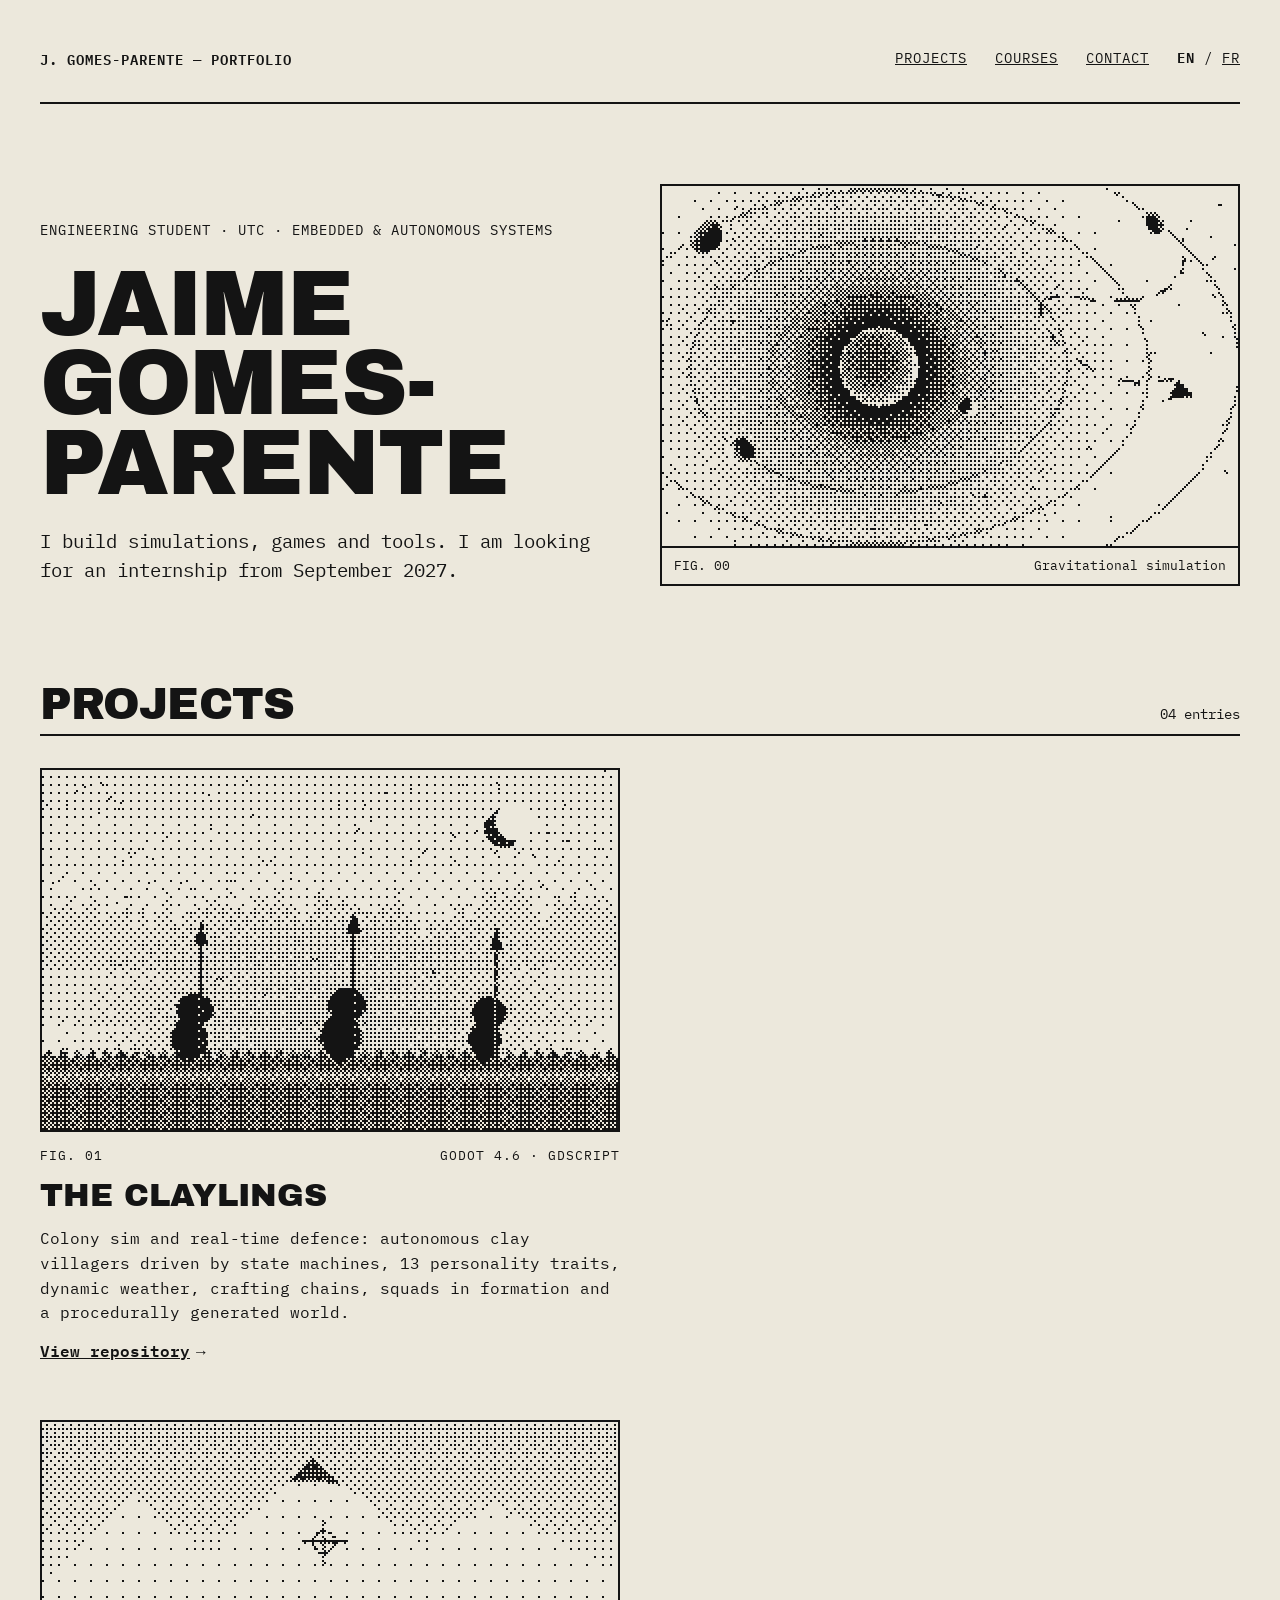
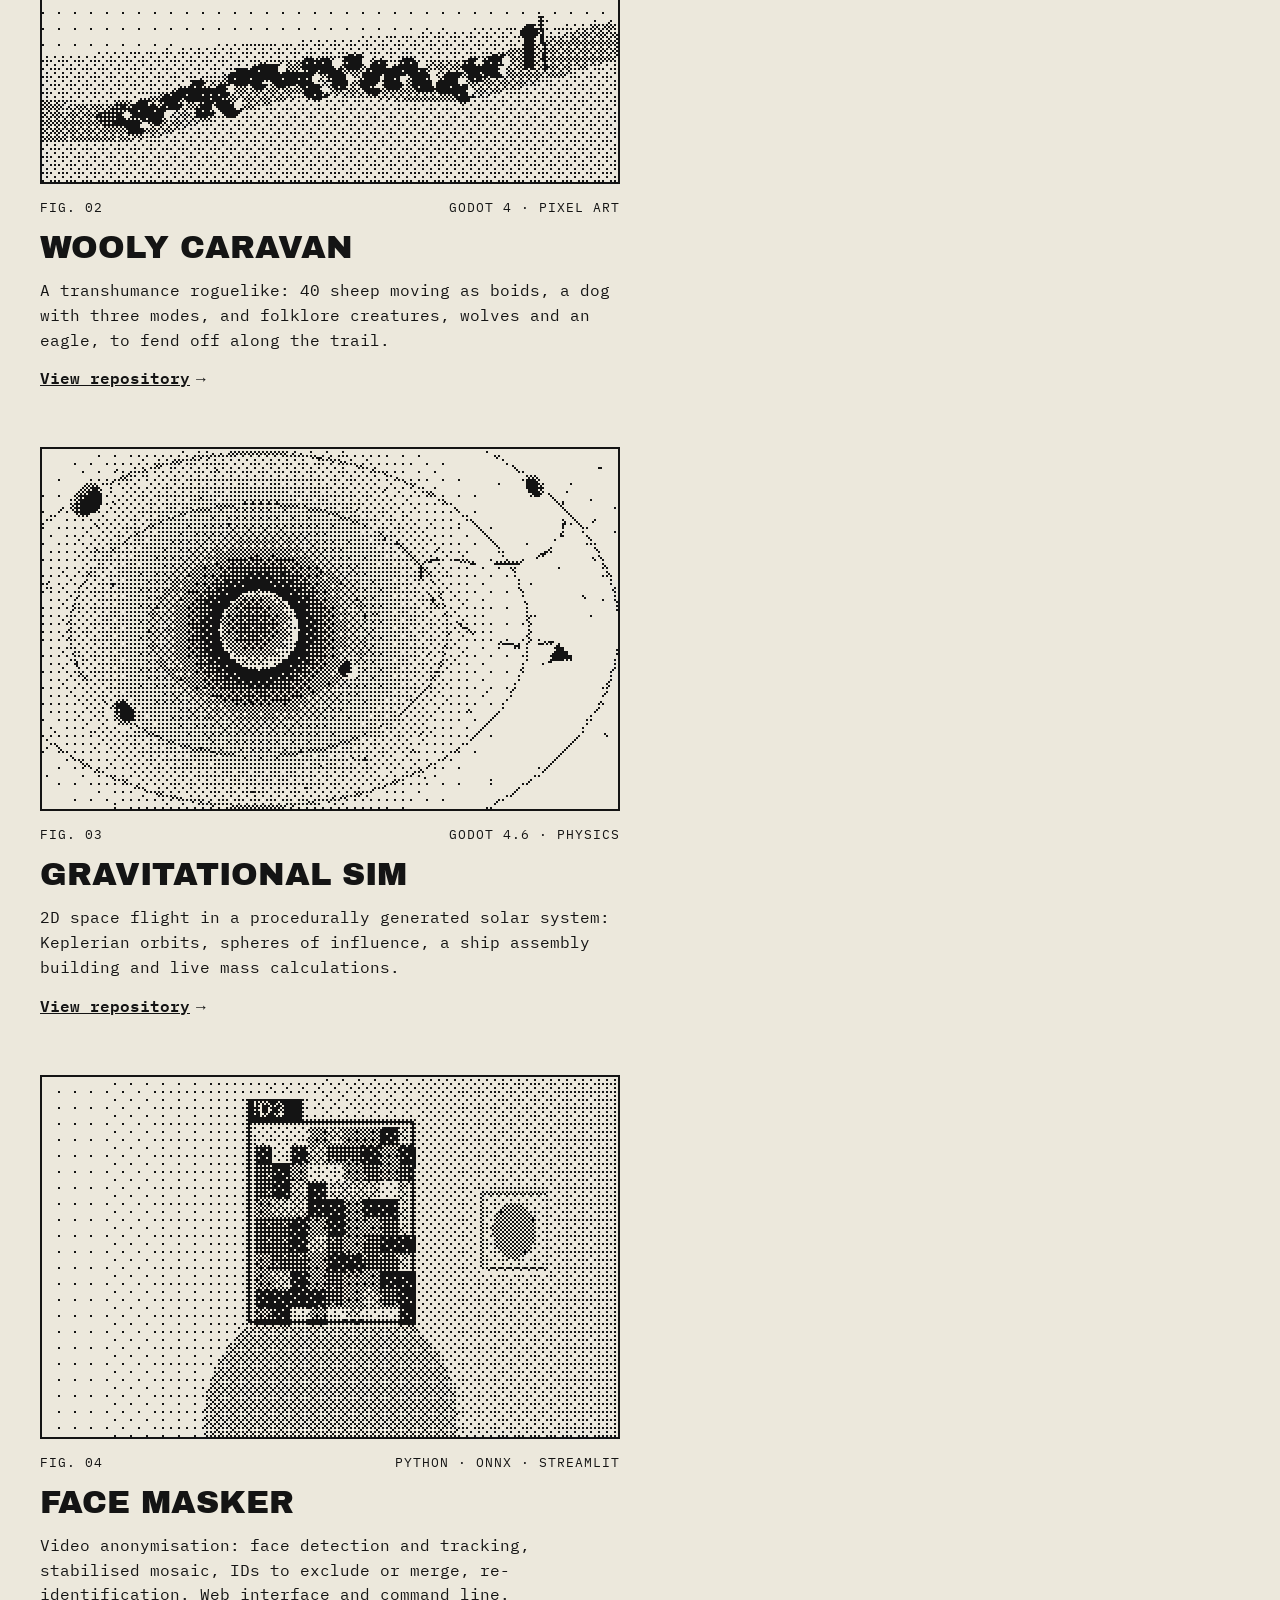
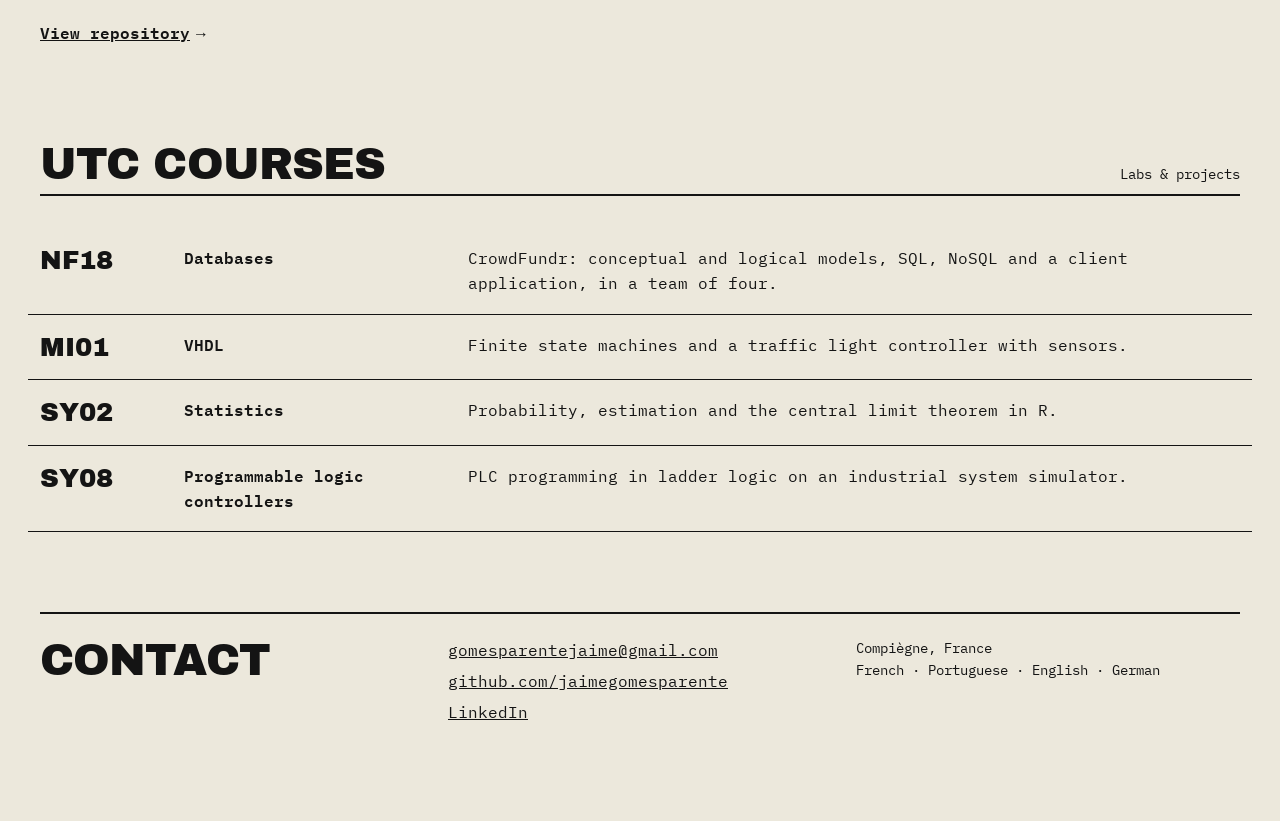
<file: index.html>
<!doctype html>
<html lang="en">
<head>
<meta charset="utf-8">
<meta name="viewport" content="width=device-width, initial-scale=1">
<title>Jaime Gomes-Parente — Portfolio</title>
<meta name="description" content="Computer science engineering student at UTC, specialising in embedded and autonomous systems. Simulations, games and tools.">
<meta property="og:title" content="Jaime Gomes-Parente — Portfolio">
<meta property="og:description" content="Simulations, games and tools. Engineering student at UTC, looking for an internship from September 2027.">
<meta property="og:type" content="website">
<meta property="og:url" content="https://jaimegomesparente.github.io/">
<meta property="og:locale" content="en_GB">
<link rel="canonical" href="https://jaimegomesparente.github.io/">
<link rel="alternate" hreflang="en" href="https://jaimegomesparente.github.io/">
<link rel="alternate" hreflang="fr" href="https://jaimegomesparente.github.io/fr/">
<link rel="alternate" hreflang="x-default" href="https://jaimegomesparente.github.io/">
<meta name="color-scheme" content="light dark">
<link rel="icon" href="favicon.svg" type="image/svg+xml">
<link rel="preload" href="fonts/archivo-black.woff2" as="font" type="font/woff2" crossorigin>
<link rel="stylesheet" href="style.css?v=e3fd4328">
</head>
<body>
<a class="skip" href="#projects">Skip to projects</a>

<div class="page">

<header class="top">
  <span class="brand">J. Gomes-Parente — Portfolio</span>
  <nav aria-label="Sections">
    <a href="#projects">Projects</a>
    <a href="#courses">Courses</a>
    <a href="#contact">Contact</a>
    <span class="lang"><span aria-current="true">EN</span> / <a href="fr/" hreflang="fr" lang="fr" aria-label="Version française">FR</a></span>
  </nav>
</header>

<main>

<section class="hero">
  <div class="hero-text">
    <p class="kicker">Engineering student · UTC · Embedded &amp; autonomous systems</p>
    <h1>Jaime<br>Gomes-<br>Parente</h1>
    <p class="lede">I build simulations, games and tools. I am looking for an internship from September 2027.</p>
  </div>
  <figure class="plate">
    <img class="px" src="img/gravity.png?v=99165f9d" width="288" height="180" alt="Dithered solar system: a star, four planets in orbit and a spacecraft&#x27;s trajectory">
    <figcaption><span>FIG. 00</span><span>Gravitational simulation</span></figcaption>
  </figure>
</section>

<section id="projects" aria-labelledby="projects-title">
  <div class="section-head">
    <h2 id="projects-title">Projects</h2>
    <span>04 entries</span>
  </div>
  <div class="cards">

    <article class="card">
      <a href="https://github.com/jaimegomesparente/the-claylings">
        <span class="plate"><img class="px" src="img/claylings.png?v=11b9d331" width="288" height="180" loading="lazy" alt="Three clay spearmen seen from behind on a palisade at night, looking out at a dark forest where spiders&#x27; eyes shine"></span>
        <span class="meta"><span>FIG. 01</span><span>Godot 4.6 · GDScript</span></span>
        <h3>The Claylings</h3>
        <p>Colony sim and real-time defence: autonomous clay villagers driven by state machines, 13 personality traits, dynamic weather, crafting chains, squads in formation and a procedurally generated world.</p>
        <span class="more">View repository</span>
      </a>
    </article>

    <article class="card">
      <a href="https://github.com/jaimegomesparente/wooly-caravan">
        <span class="plate"><img class="px" src="img/wooly.png?v=1cb336d2" width="288" height="180" loading="lazy" alt="A flock of sheep on a mountain path, a shepherd and an eagle&#x27;s target sight"></span>
        <span class="meta"><span>FIG. 02</span><span>Godot 4 · pixel art</span></span>
        <h3>Wooly Caravan</h3>
        <p>A transhumance roguelike: 40 sheep moving as boids, a dog with three modes, and folklore creatures, wolves and an eagle, to fend off along the trail.</p>
        <span class="more">View repository</span>
      </a>
    </article>

    <article class="card">
      <a href="https://github.com/jaimegomesparente/procedurally-generated-gravitational-simulation">
        <span class="plate"><img class="px" src="img/gravity.png?v=99165f9d" width="288" height="180" loading="lazy" alt="A star, planets in orbit and a spacecraft&#x27;s trajectory"></span>
        <span class="meta"><span>FIG. 03</span><span>Godot 4.6 · physics</span></span>
        <h3>Gravitational Sim</h3>
        <p>2D space flight in a procedurally generated solar system: Keplerian orbits, spheres of influence, a ship assembly building and live mass calculations.</p>
        <span class="more">View repository</span>
      </a>
    </article>

    <article class="card">
      <a href="https://github.com/jaimegomesparente/face-mask">
        <span class="plate"><img class="px" src="img/facemask.png?v=2e869e63" width="288" height="180" loading="lazy" alt="A figure whose face is pixelated inside a tracking box"></span>
        <span class="meta"><span>FIG. 04</span><span>Python · ONNX · Streamlit</span></span>
        <h3>Face Masker</h3>
        <p>Video anonymisation: face detection and tracking, stabilised mosaic, IDs to exclude or merge, re-identification. Web interface and command line.</p>
        <span class="more">View repository</span>
      </a>
    </article>
  </div>
</section>

<section id="courses" aria-labelledby="courses-title">
  <div class="section-head">
    <h2 id="courses-title">UTC courses</h2>
    <span>Labs &amp; projects</span>
  </div>
  <ul class="courses">
    <li><a href="https://github.com/jaimegomesparente/nf18"><span class="code">NF18</span><span class="ctitle">Databases</span><span>CrowdFundr: conceptual and logical models, SQL, NoSQL and a client application, in a team of four.</span></a></li>
    <li><a href="https://github.com/jaimegomesparente/mi01"><span class="code">MI01</span><span class="ctitle">VHDL</span><span>Finite state machines and a traffic light controller with sensors.</span></a></li>
    <li><a href="https://github.com/jaimegomesparente/sy02"><span class="code">SY02</span><span class="ctitle">Statistics</span><span>Probability, estimation and the central limit theorem in R.</span></a></li>
    <li><a href="https://github.com/jaimegomesparente/sy08"><span class="code">SY08</span><span class="ctitle">Programmable logic controllers</span><span>PLC programming in ladder logic on an industrial system simulator.</span></a></li>
  </ul>
</section>

</main>

<footer id="contact" class="contact">
  <h2>Contact</h2>
  <div class="links">
    <a href="mailto:gomesparentejaime@gmail.com">gomesparentejaime@gmail.com</a>
    <a href="https://github.com/jaimegomesparente">github.com/jaimegomesparente</a>
    <a href="https://www.linkedin.com/in/jaime-gomes-parente-1195a4270">LinkedIn</a>
  </div>
  <p>Compiègne, France<br>French · Portuguese · English · German</p>
</footer>

</div>
</body>
</html>
</file>
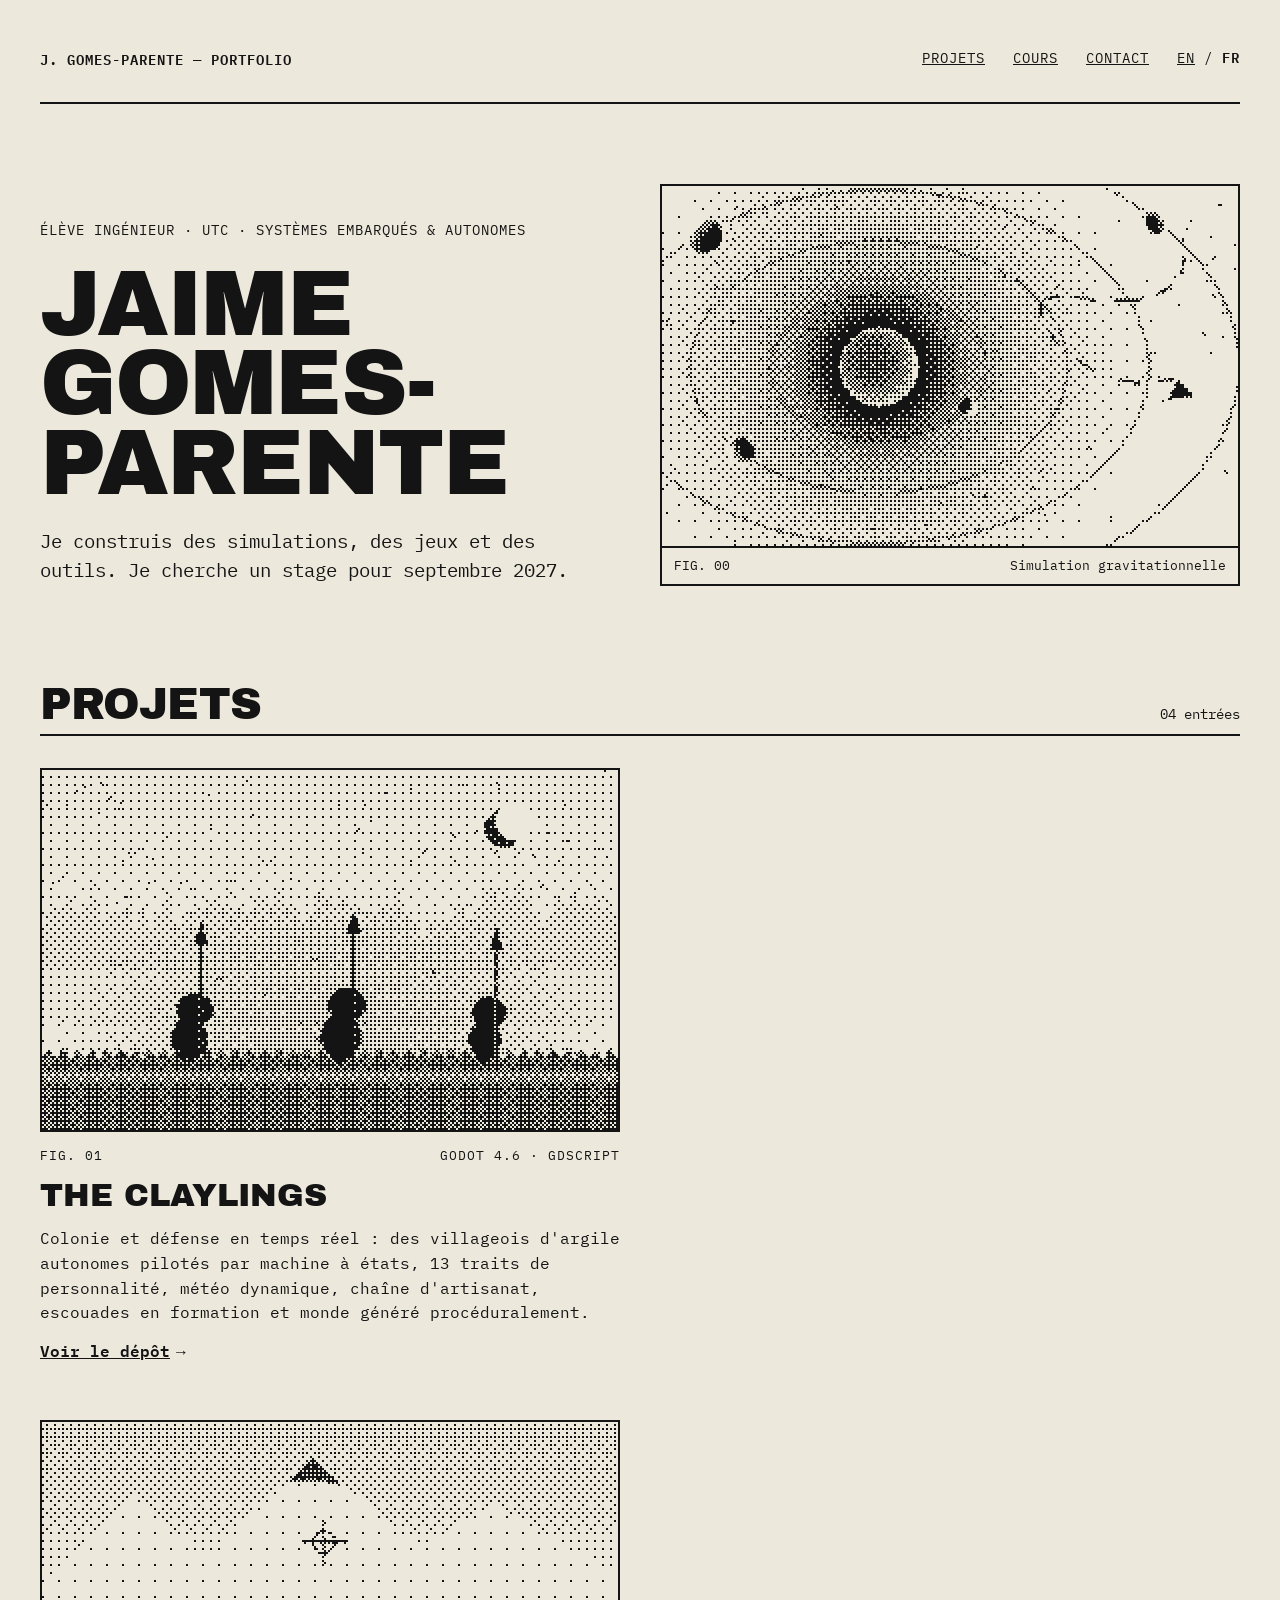
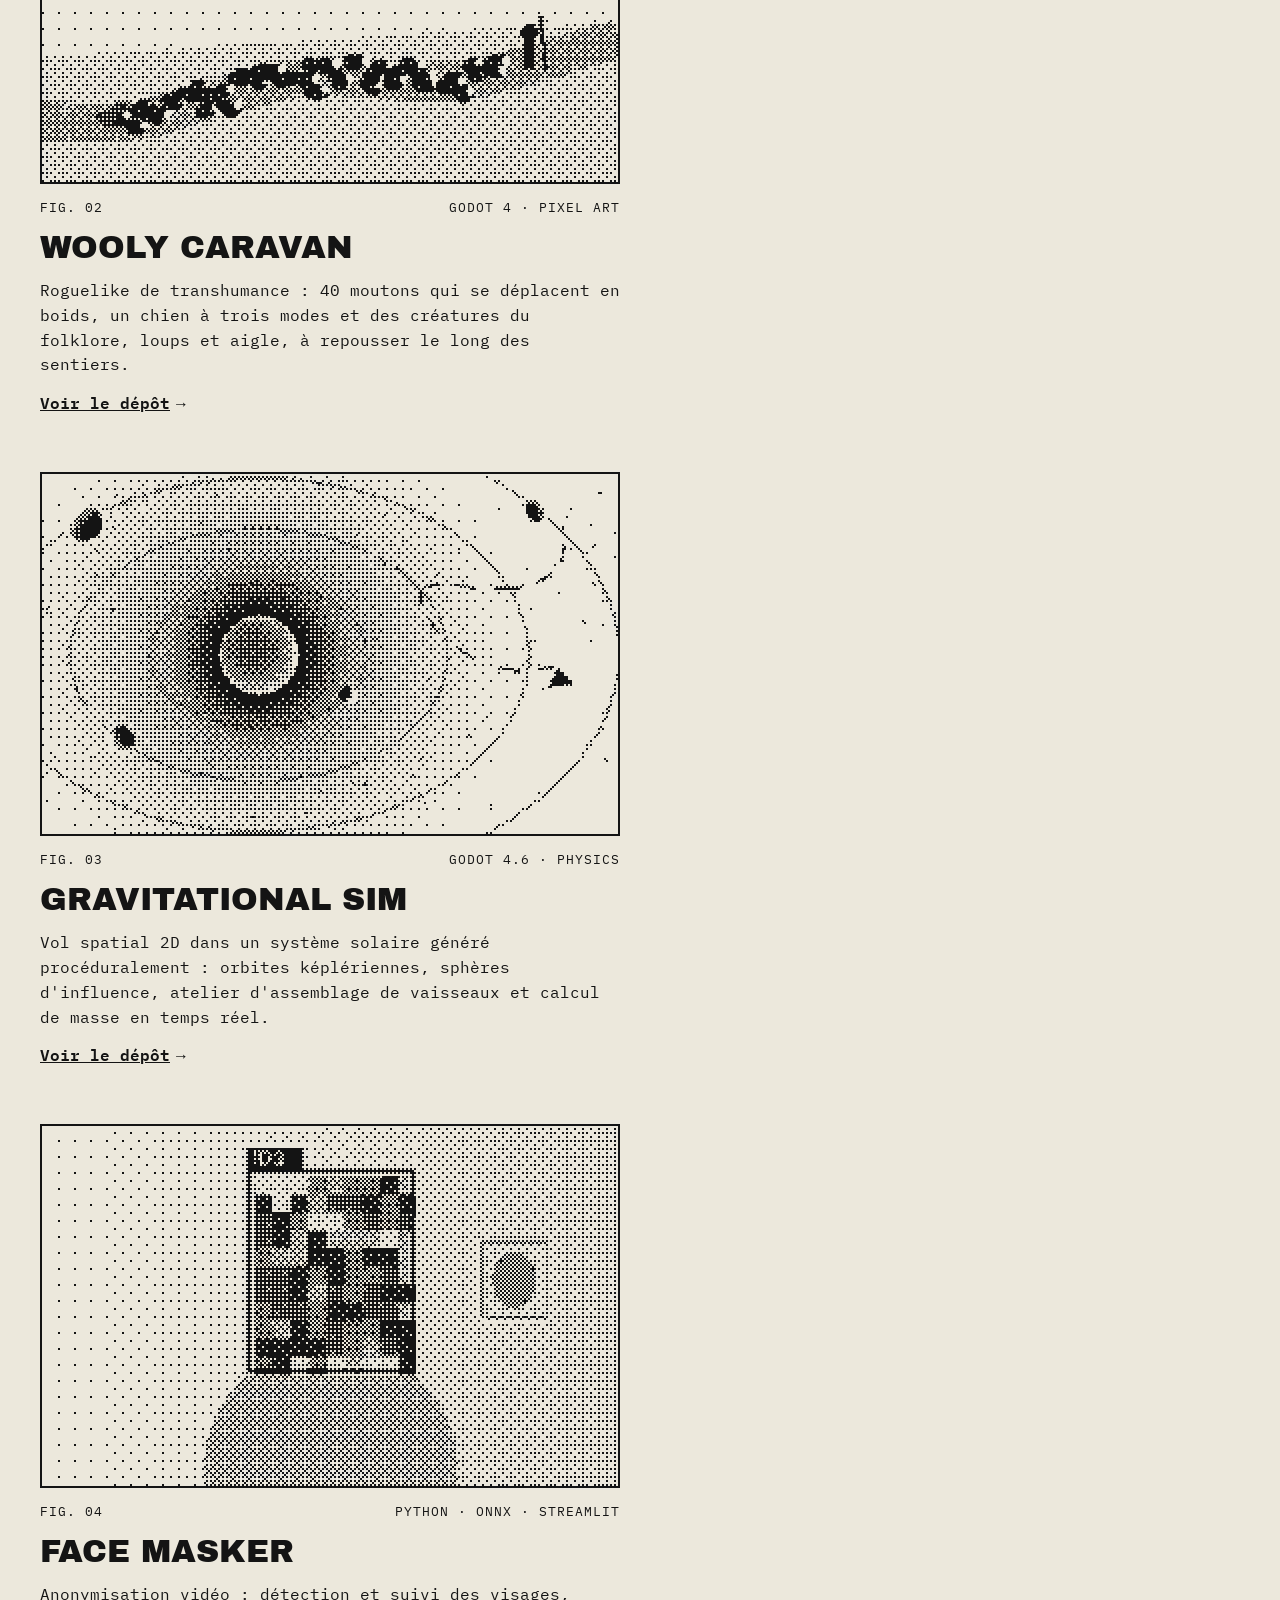
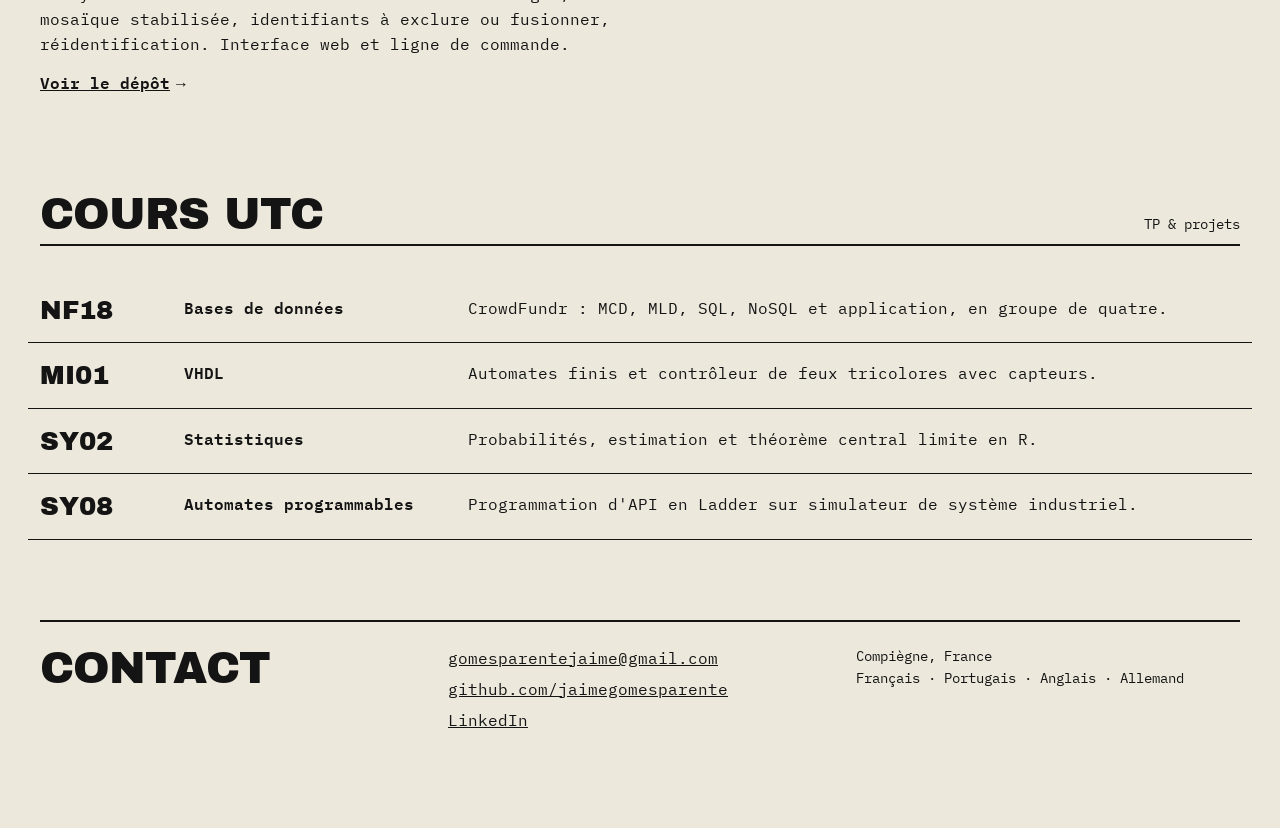
<file: fr/index.html>
<!doctype html>
<html lang="fr">
<head>
<meta charset="utf-8">
<meta name="viewport" content="width=device-width, initial-scale=1">
<title>Jaime Gomes-Parente — Portfolio</title>
<meta name="description" content="Élève ingénieur en informatique à l&#x27;UTC, spécialisé en systèmes embarqués et autonomes. Simulations, jeux et outils.">
<meta property="og:title" content="Jaime Gomes-Parente — Portfolio">
<meta property="og:description" content="Simulations, jeux et outils. Élève ingénieur à l&#x27;UTC, en recherche de stage pour septembre 2027.">
<meta property="og:type" content="website">
<meta property="og:url" content="https://jaimegomesparente.github.io/fr/">
<meta property="og:locale" content="fr_FR">
<link rel="canonical" href="https://jaimegomesparente.github.io/fr/">
<link rel="alternate" hreflang="en" href="https://jaimegomesparente.github.io/">
<link rel="alternate" hreflang="fr" href="https://jaimegomesparente.github.io/fr/">
<link rel="alternate" hreflang="x-default" href="https://jaimegomesparente.github.io/">
<meta name="color-scheme" content="light dark">
<link rel="icon" href="../favicon.svg" type="image/svg+xml">
<link rel="preload" href="../fonts/archivo-black.woff2" as="font" type="font/woff2" crossorigin>
<link rel="stylesheet" href="../style.css?v=e3fd4328">
</head>
<body>
<a class="skip" href="#projects">Aller aux projets</a>

<div class="page">

<header class="top">
  <span class="brand">J. Gomes-Parente — Portfolio</span>
  <nav aria-label="Sections">
    <a href="#projects">Projets</a>
    <a href="#courses">Cours</a>
    <a href="#contact">Contact</a>
    <span class="lang"><a href="../" hreflang="en" lang="en" aria-label="English version">EN</a> / <span aria-current="true">FR</span></span>
  </nav>
</header>

<main>

<section class="hero">
  <div class="hero-text">
    <p class="kicker">Élève ingénieur · UTC · Systèmes embarqués &amp; autonomes</p>
    <h1>Jaime<br>Gomes-<br>Parente</h1>
    <p class="lede">Je construis des simulations, des jeux et des outils. Je cherche un stage pour septembre 2027.</p>
  </div>
  <figure class="plate">
    <img class="px" src="../img/gravity.png?v=99165f9d" width="288" height="180" alt="Système solaire tramé : une étoile, quatre planètes en orbite et la trajectoire d&#x27;un vaisseau">
    <figcaption><span>FIG. 00</span><span>Simulation gravitationnelle</span></figcaption>
  </figure>
</section>

<section id="projects" aria-labelledby="projects-title">
  <div class="section-head">
    <h2 id="projects-title">Projets</h2>
    <span>04 entrées</span>
  </div>
  <div class="cards">

    <article class="card">
      <a href="https://github.com/jaimegomesparente/the-claylings">
        <span class="plate"><img class="px" src="../img/claylings.png?v=11b9d331" width="288" height="180" loading="lazy" alt="Trois lanciers d&#x27;argile vus de dos sur une palissade, la nuit, face à une forêt sombre où brillent des yeux d&#x27;araignées"></span>
        <span class="meta"><span>FIG. 01</span><span>Godot 4.6 · GDScript</span></span>
        <h3>The Claylings</h3>
        <p>Colonie et défense en temps réel : des villageois d&#x27;argile autonomes pilotés par machine à états, 13 traits de personnalité, météo dynamique, chaîne d&#x27;artisanat, escouades en formation et monde généré procéduralement.</p>
        <span class="more">Voir le dépôt</span>
      </a>
    </article>

    <article class="card">
      <a href="https://github.com/jaimegomesparente/wooly-caravan">
        <span class="plate"><img class="px" src="../img/wooly.png?v=1cb336d2" width="288" height="180" loading="lazy" alt="Troupeau de moutons sur un chemin de montagne, un berger et le viseur d&#x27;un aigle"></span>
        <span class="meta"><span>FIG. 02</span><span>Godot 4 · pixel art</span></span>
        <h3>Wooly Caravan</h3>
        <p>Roguelike de transhumance : 40 moutons qui se déplacent en boids, un chien à trois modes et des créatures du folklore, loups et aigle, à repousser le long des sentiers.</p>
        <span class="more">Voir le dépôt</span>
      </a>
    </article>

    <article class="card">
      <a href="https://github.com/jaimegomesparente/procedurally-generated-gravitational-simulation">
        <span class="plate"><img class="px" src="../img/gravity.png?v=99165f9d" width="288" height="180" loading="lazy" alt="Étoile, planètes en orbite et trajectoire d&#x27;un vaisseau"></span>
        <span class="meta"><span>FIG. 03</span><span>Godot 4.6 · physics</span></span>
        <h3>Gravitational Sim</h3>
        <p>Vol spatial 2D dans un système solaire généré procéduralement : orbites képlériennes, sphères d&#x27;influence, atelier d&#x27;assemblage de vaisseaux et calcul de masse en temps réel.</p>
        <span class="more">Voir le dépôt</span>
      </a>
    </article>

    <article class="card">
      <a href="https://github.com/jaimegomesparente/face-mask">
        <span class="plate"><img class="px" src="../img/facemask.png?v=2e869e63" width="288" height="180" loading="lazy" alt="Silhouette dont le visage est pixelisé dans un cadre de suivi"></span>
        <span class="meta"><span>FIG. 04</span><span>Python · ONNX · Streamlit</span></span>
        <h3>Face Masker</h3>
        <p>Anonymisation vidéo : détection et suivi des visages, mosaïque stabilisée, identifiants à exclure ou fusionner, réidentification. Interface web et ligne de commande.</p>
        <span class="more">Voir le dépôt</span>
      </a>
    </article>
  </div>
</section>

<section id="courses" aria-labelledby="courses-title">
  <div class="section-head">
    <h2 id="courses-title">Cours UTC</h2>
    <span>TP &amp; projets</span>
  </div>
  <ul class="courses">
    <li><a href="https://github.com/jaimegomesparente/nf18"><span class="code">NF18</span><span class="ctitle">Bases de données</span><span>CrowdFundr : MCD, MLD, SQL, NoSQL et application, en groupe de quatre.</span></a></li>
    <li><a href="https://github.com/jaimegomesparente/mi01"><span class="code">MI01</span><span class="ctitle">VHDL</span><span>Automates finis et contrôleur de feux tricolores avec capteurs.</span></a></li>
    <li><a href="https://github.com/jaimegomesparente/sy02"><span class="code">SY02</span><span class="ctitle">Statistiques</span><span>Probabilités, estimation et théorème central limite en R.</span></a></li>
    <li><a href="https://github.com/jaimegomesparente/sy08"><span class="code">SY08</span><span class="ctitle">Automates programmables</span><span>Programmation d&#x27;API en Ladder sur simulateur de système industriel.</span></a></li>
  </ul>
</section>

</main>

<footer id="contact" class="contact">
  <h2>Contact</h2>
  <div class="links">
    <a href="mailto:gomesparentejaime@gmail.com">gomesparentejaime@gmail.com</a>
    <a href="https://github.com/jaimegomesparente">github.com/jaimegomesparente</a>
    <a href="https://www.linkedin.com/in/jaime-gomes-parente-1195a4270">LinkedIn</a>
  </div>
  <p>Compiègne, France<br>Français · Portugais · Anglais · Allemand</p>
</footer>

</div>
</body>
</html>
</file>
<file: style.css>
@font-face {
  font-family: "Archivo Black";
  src: url("fonts/archivo-black.woff2") format("woff2");
  font-weight: 400;
  font-display: swap;
}
@font-face {
  font-family: "IBM Plex Mono";
  src: url("fonts/ibm-plex-mono-400.woff2") format("woff2");
  font-weight: 400;
  font-display: swap;
}
@font-face {
  font-family: "IBM Plex Mono";
  src: url("fonts/ibm-plex-mono-600.woff2") format("woff2");
  font-weight: 600;
  font-display: swap;
}

:root {
  --paper: #ece8dc;   /* same colours as tools/dither.py */
  --ink: #141414;
  --accent: #b8360f;
  --img-filter: none;
  --display: "Archivo Black", "Arial Black", sans-serif;
  --mono: "IBM Plex Mono", ui-monospace, monospace;
}

/* Dark mode: the exact inverse of the light palette, so the dithered images can simply be inverted. */
@media (prefers-color-scheme: dark) {
  :root {
    --paper: #131723;
    --ink: #ebebeb;
    --accent: #ff9a6b;
    --img-filter: invert(1);
  }
}

* { box-sizing: border-box; }

html { scroll-behavior: smooth; }
@media (prefers-reduced-motion: reduce) { html { scroll-behavior: auto; } }

body {
  margin: 0;
  background: var(--paper);
  color: var(--ink);
  font: 16px/1.55 var(--mono);
}

a { color: var(--ink); }
a:hover { color: var(--accent); }
a:focus-visible { outline: 2px solid var(--accent); outline-offset: 3px; }

.skip {
  position: absolute;
  left: 8px;
  top: -100px;
  padding: 8px 12px;
  background: var(--ink);
  color: var(--paper);
}
.skip:focus { top: 8px; }

.page {
  max-width: 1296px;
  margin: 0 auto;
  padding: 28px 40px 96px;
  display: flex;
  flex-direction: column;
  gap: 80px;
}

/* ---------- Header ---------- */

.top {
  display: flex;
  flex-wrap: wrap;
  justify-content: space-between;
  align-items: center;
  gap: 16px;
  border-bottom: 2px solid var(--ink);
  padding-bottom: 14px;
  font-size: 14px;
  text-transform: uppercase;
  letter-spacing: 1px;
}
.brand { font-weight: 600; }
.top nav { display: flex; flex-wrap: wrap; align-items: center; gap: 28px; }
.top nav a { display: inline-block; padding: 10px 0; }

main { display: flex; flex-direction: column; gap: 96px; }

/* ---------- Dithered images ----------
   Images are 288×180 and are shown at exactly 2× (576×360), or 1× on narrow
   screens. A non-integer scale would blur the dither or make moiré. */

.px {
  display: block;
  width: 576px;
  height: auto;
  image-rendering: pixelated;
  filter: var(--img-filter);
}
.plate { display: block; border: 2px solid var(--ink); width: max-content; }

/* ---------- Hero ---------- */

.hero {
  display: flex;
  flex-wrap: wrap;
  justify-content: space-between;
  align-items: flex-end;
  gap: 40px;
}
.hero-text { flex: 1 1 420px; min-width: 0; display: flex; flex-direction: column; gap: 24px; }
.kicker { margin: 0; font-size: 14px; text-transform: uppercase; letter-spacing: 1px; }
h1 {
  margin: 0;
  font: 400 clamp(52px, 7.2vw, 112px)/0.86 var(--display);
  letter-spacing: -0.02em;
  text-transform: uppercase;
}
.lede { margin: 0; font-size: 19px; max-width: 34em; }
.hero figure { margin: 0; }
.hero figcaption {
  display: flex;
  justify-content: space-between;
  gap: 12px;
  border-top: 2px solid var(--ink);
  padding: 8px 12px;
  font-size: 13px;
}

/* ---------- Sections ---------- */

.section-head {
  display: flex;
  justify-content: space-between;
  align-items: baseline;
  gap: 16px;
  border-bottom: 2px solid var(--ink);
  padding-bottom: 10px;
  margin-bottom: 32px;
  font-size: 14px;
}
h2 {
  margin: 0;
  font: 400 44px/1 var(--display);
  letter-spacing: -0.02em;
  text-transform: uppercase;
}

/* ---------- Project cards ---------- */

.cards {
  display: grid;
  grid-template-columns: repeat(auto-fill, minmax(580px, 1fr));
  gap: 56px 48px;
}
.card a {
  display: flex;
  flex-direction: column;
  gap: 14px;
  text-decoration: none;
  max-width: 580px;
}
.card .meta {
  display: flex;
  justify-content: space-between;
  gap: 12px;
  font-size: 13px;
  text-transform: uppercase;
  letter-spacing: 1px;
}
.card h3 { margin: 0; font: 400 32px/1 var(--display); text-transform: uppercase; }
.card p { margin: 0; }
.card .more { font-weight: 600; text-decoration: underline; }
.card a:hover { color: var(--ink); }
.card a:hover h3 { color: var(--accent); }

/* ---------- Courses ---------- */

.courses { list-style: none; margin: 0; padding: 0; }
.courses a {
  display: grid;
  grid-template-columns: 120px minmax(0, 260px) minmax(0, 1fr);
  gap: 24px;
  padding: 18px 0;
  border-bottom: 1px solid var(--ink);
  text-decoration: none;
}
.courses .code { font: 400 26px/1.1 var(--display); }
.courses .ctitle { font-weight: 600; }

/* ---------- Contact ---------- */

.contact {
  display: grid;
  grid-template-columns: repeat(auto-fit, minmax(min(100%, 260px), 1fr));
  gap: 24px;
  border-top: 2px solid var(--ink);
  padding-top: 24px;
}
.contact .links { display: flex; flex-direction: column; gap: 6px; }
.contact p { margin: 0; font-size: 14px; }

/* ---------- Small screens ---------- */

@media (max-width: 680px) {
  .page { padding: 20px 20px 64px; gap: 56px; }
  main { gap: 64px; }
  .px { width: 288px; }
  .cards { grid-template-columns: 1fr; }
  .courses a { grid-template-columns: 1fr; gap: 4px; }
  h2 { font-size: 34px; }
}

/* ---------- Language switch ---------- */

.lang { display: inline-block; padding: 10px 0; }
.lang span[aria-current] { font-weight: 600; text-decoration: none; }

/* ---------- Motion ----------
   "Trame": an element appears through a 4×4 Bayer dither whose threshold drops
   frame by frame, the same dither as the images. The 16 masks are tiny inline PNGs
   (regenerate: see tools/trame.py). Everything below is skipped when the visitor
   asks for reduced motion. */

@keyframes trame {
  0.0% { -webkit-mask-image: url([data-uri]); mask-image: url([data-uri]); }
  6.25% { -webkit-mask-image: url([data-uri]); mask-image: url([data-uri]); }
  12.5% { -webkit-mask-image: url([data-uri]); mask-image: url([data-uri]); }
  18.75% { -webkit-mask-image: url([data-uri]); mask-image: url([data-uri]); }
  25.0% { -webkit-mask-image: url([data-uri]); mask-image: url([data-uri]); }
  31.25% { -webkit-mask-image: url([data-uri]); mask-image: url([data-uri]); }
  37.5% { -webkit-mask-image: url([data-uri]); mask-image: url([data-uri]); }
  43.75% { -webkit-mask-image: url([data-uri]); mask-image: url([data-uri]); }
  50.0% { -webkit-mask-image: url([data-uri]); mask-image: url([data-uri]); }
  56.25% { -webkit-mask-image: url([data-uri]); mask-image: url([data-uri]); }
  62.5% { -webkit-mask-image: url([data-uri]); mask-image: url([data-uri]); }
  68.75% { -webkit-mask-image: url([data-uri]); mask-image: url([data-uri]); }
  75.0% { -webkit-mask-image: url([data-uri]); mask-image: url([data-uri]); }
  81.25% { -webkit-mask-image: url([data-uri]); mask-image: url([data-uri]); }
  87.5% { -webkit-mask-image: url([data-uri]); mask-image: url([data-uri]); }
  93.75% { -webkit-mask-image: url([data-uri]); mask-image: url([data-uri]); }
  100% { -webkit-mask-image: none; mask-image: none; }
}
@keyframes rule { from { transform: scaleX(0); } to { transform: scaleX(1); } }

.section-head, .top { border-bottom: 0; position: relative; }
.section-head::after, .top::after {
  content: "";
  position: absolute;
  left: 0; right: 0; bottom: 0;
  height: 2px;
  background: var(--ink);
  transform-origin: left;
}

@media (prefers-reduced-motion: no-preference) {
  .trame, h1, .lede, .kicker, .hero .plate {
    -webkit-mask-size: 8px 8px; mask-size: 8px 8px;
  }
  /* on load: the header rule draws, then the hero comes through the dither */
  .top::after { animation: rule 1400ms cubic-bezier(.2, .7, .2, 1) both; }
  .kicker { animation: trame 1200ms linear 200ms both; }
  h1 { animation: trame 1800ms linear 500ms both; }
  .lede { animation: trame 1200ms linear 1300ms both; }
  .hero .plate { animation: trame 2000ms linear 900ms both; }

  /* on scroll: sections come through the dither as they enter the screen */
  @supports (animation-timeline: view()) {
    .section-head > *, .card, .courses li, .contact > * {
      -webkit-mask-size: 8px 8px; mask-size: 8px 8px;
      animation: trame linear both;
      animation-timeline: view();
      animation-range: entry 0% cover 40%;
    }
    /* the last blocks sit too close to the end of the page to scroll that far:
       they finish as soon as they are fully on screen */
    .courses li, .contact > * { animation-range: entry 0% entry 100%; }
    .section-head::after {
      animation: rule linear both;
      animation-timeline: view();
      animation-range: entry 0% cover 30%;
    }
  }

  /* course rows: on hover the row turns to ink through the dither */
  .courses a::before {
    content: "";
    position: absolute;
    inset: 0;
    z-index: -1;
    background: var(--ink);
    -webkit-mask-size: 8px 8px; mask-size: 8px 8px;
    opacity: 0;
  }
  .courses a:hover::before, .courses a:focus-visible::before {
    opacity: 1;
    animation: trame 480ms linear both;
  }
  .courses a:hover, .courses a:focus-visible { color: var(--paper); transition: color 0s 240ms; }

  /* project cards: a hard, offset dithered shadow, like a misregistered print */
  .card .plate { position: relative; transition: transform 320ms cubic-bezier(.2, .7, .2, 1); }
  .card .plate::after {
    content: "";
    position: absolute;
    inset: -2px;
    z-index: -1;
    background: repeating-conic-gradient(var(--ink) 0 25%, transparent 0 50%) 0 0 / 4px 4px;
    transition: transform 320ms cubic-bezier(.2, .7, .2, 1);
  }
  .card a:hover .plate, .card a:focus-visible .plate { transform: translate(-4px, -4px); }
  .card a:hover .plate::after, .card a:focus-visible .plate::after { transform: translate(10px, 10px); }
  .card .more::after { content: "→"; display: inline-block; margin-left: 6px; transition: transform 320ms ease; }
  .card a:hover .more::after, .card a:focus-visible .more::after { transform: translateX(6px); }
}

/* course rows need a positioning context and some side room for the ink fill */
.courses a { position: relative; isolation: isolate; padding-inline: 12px; margin-inline: -12px; }
.plate { background: var(--paper); }
.card a { isolation: isolate; }
</file>
